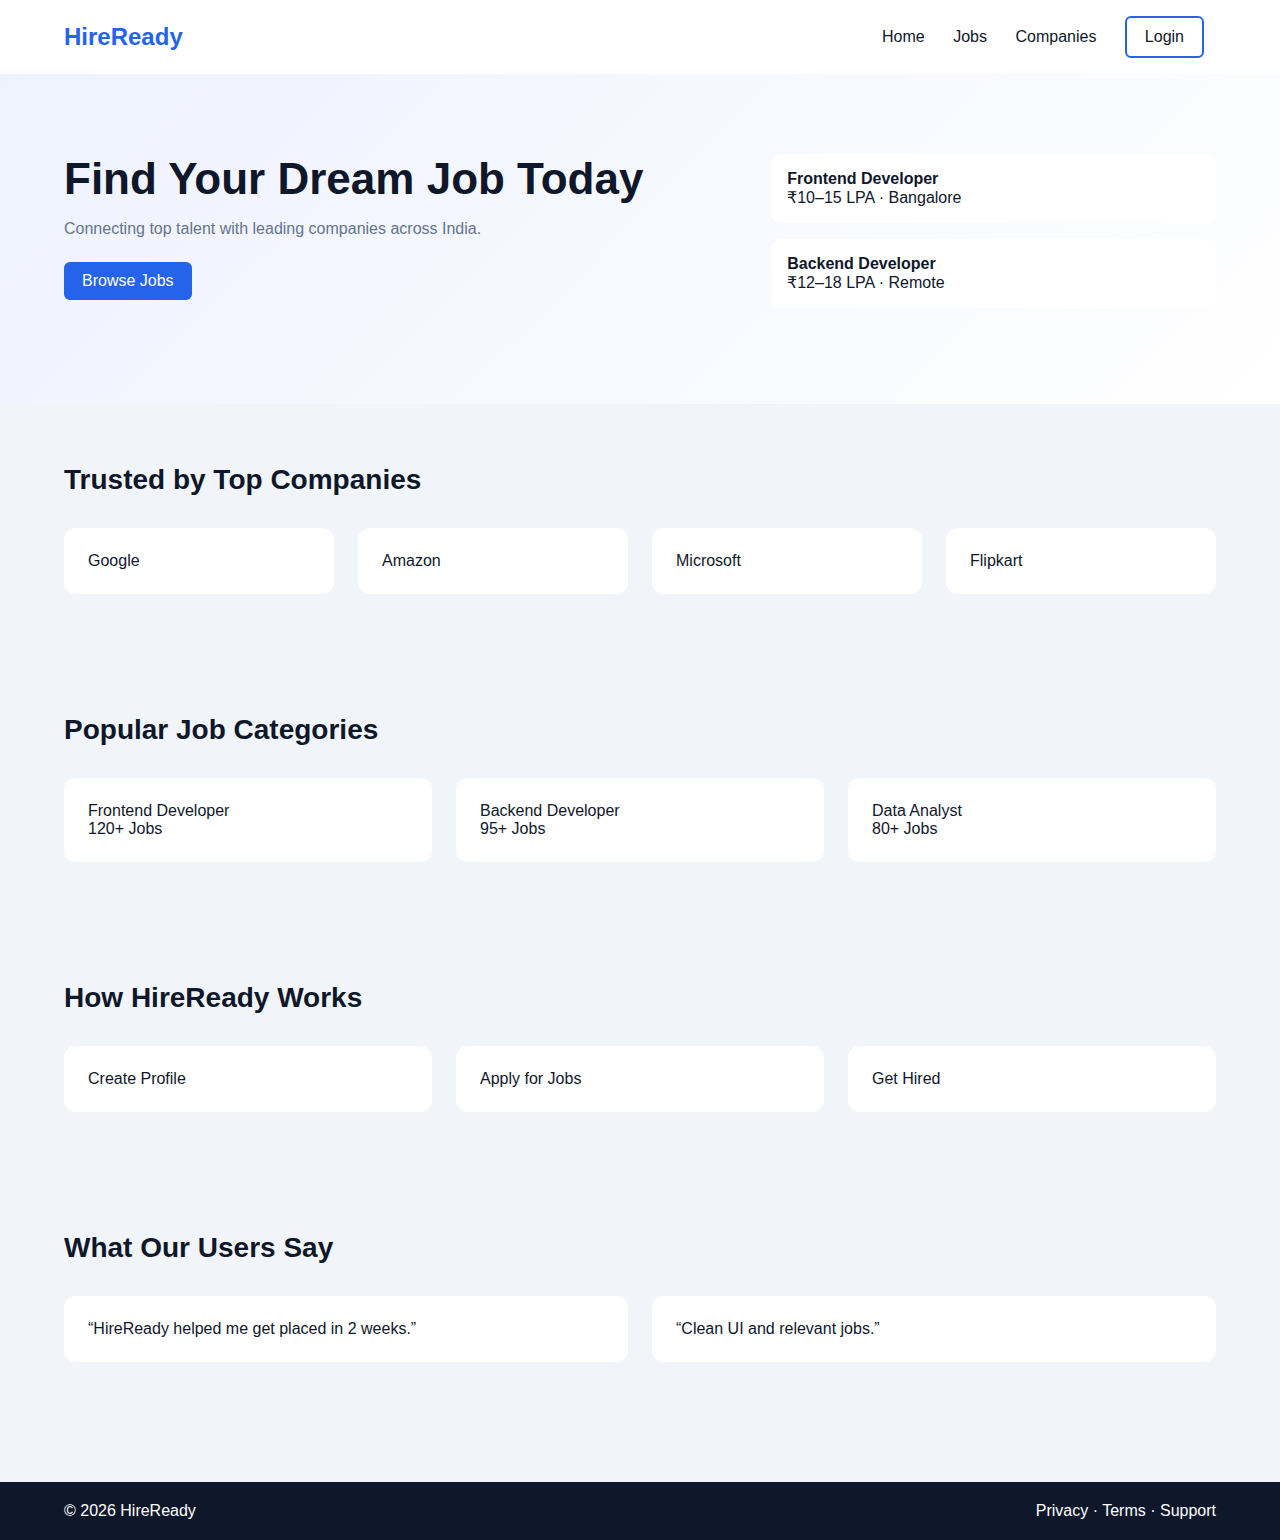
<file: HireReady/index.html>
<!DOCTYPE html>
<html>
<head>
  <title>HireReady</title>
  <link rel="stylesheet" href="css/style.css">
</head>
<body>

<nav class="navbar">
  <div class="container nav-flex">
    <div class="logo">HireReady</div>
    <div class="nav-links">
      <a href="index.html">Home</a>
      <a href="jobs.html">Jobs</a>
      <a href="company.html">Companies</a>
      <a href="auth.html" class="btn btn-outline">Login</a>
    </div>
  </div>
</nav>

<section class="hero">
  <div class="container hero-grid">
    <div>
      <h1>Find Your Dream Job Today</h1>
      <p>Connecting top talent with leading companies across India.</p>
      <a href="jobs.html" class="btn btn-primary">Browse Jobs</a>
    </div>
    <div>
      <div class="hero-card">
        <strong>Frontend Developer</strong><br>
        ₹10–15 LPA · Bangalore
      </div>
      <div class="hero-card">
        <strong>Backend Developer</strong><br>
        ₹12–18 LPA · Remote
      </div>
    </div>
  </div>
</section>

<section class="section">
  <div class="container">
    <h2 class="section-title">Trusted by Top Companies</h2>
    <div class="grid">
      <div class="card">Google</div>
      <div class="card">Amazon</div>
      <div class="card">Microsoft</div>
      <div class="card">Flipkart</div>
    </div>
  </div>
</section>

<section class="section">
  <div class="container">
    <h2 class="section-title">Popular Job Categories</h2>
    <div class="grid">
      <div class="card">Frontend Developer<br>120+ Jobs</div>
      <div class="card">Backend Developer<br>95+ Jobs</div>
      <div class="card">Data Analyst<br>80+ Jobs</div>
    </div>
  </div>
</section>

<section class="section">
  <div class="container">
    <h2 class="section-title">How HireReady Works</h2>
    <div class="grid">
      <div class="card">Create Profile</div>
      <div class="card">Apply for Jobs</div>
      <div class="card">Get Hired</div>
    </div>
  </div>
</section>

<section class="section">
  <div class="container">
    <h2 class="section-title">What Our Users Say</h2>
    <div class="grid">
      <div class="card">“HireReady helped me get placed in 2 weeks.”</div>
      <div class="card">“Clean UI and relevant jobs.”</div>
    </div>
  </div>
</section>

<footer class="footer">
  <div class="container footer-flex">
    <p>© 2026 HireReady</p>
    <p>Privacy · Terms · Support</p>
  </div>
</footer>

</body>
</html>
</file>
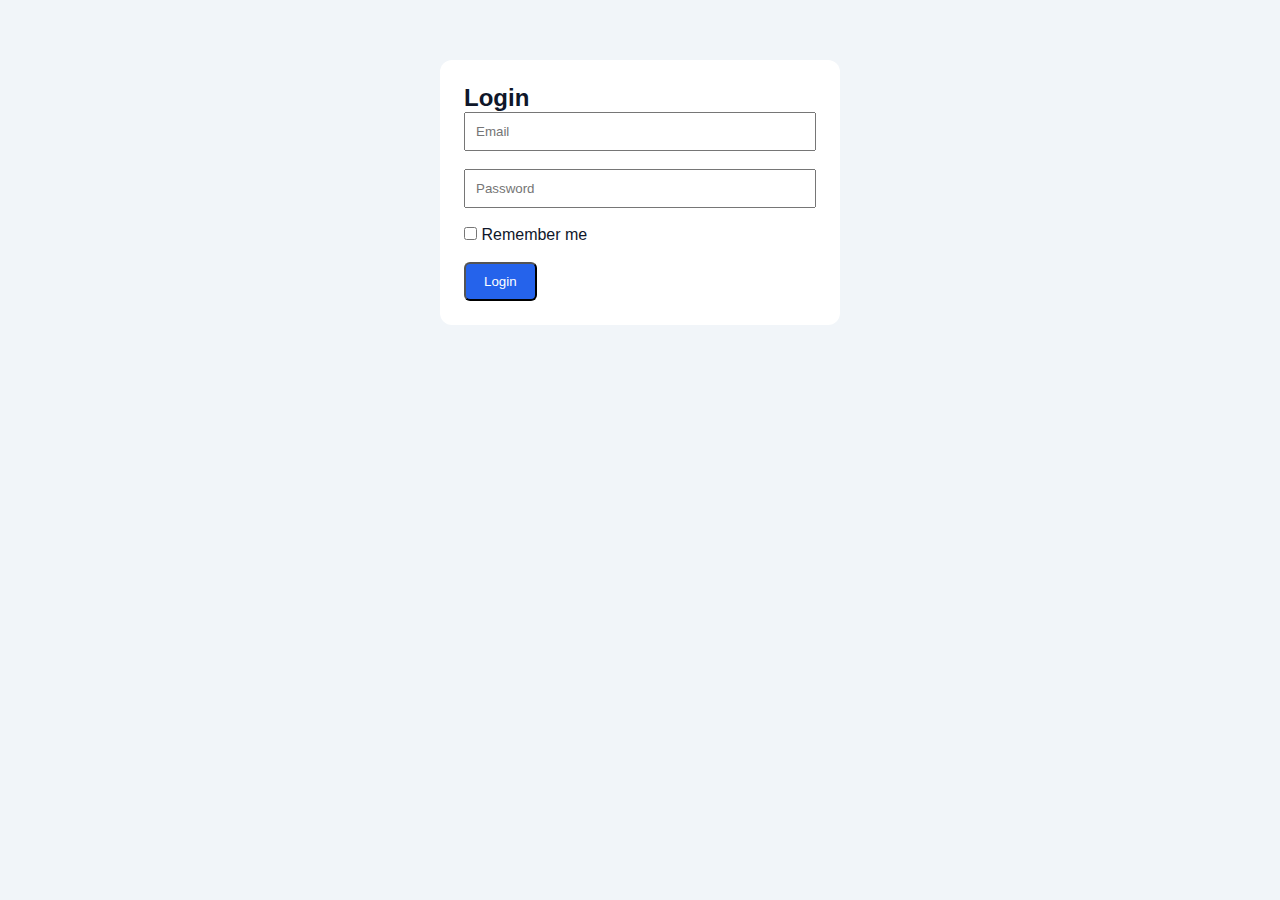
<file: HireReady/auth.html>
<!DOCTYPE html>
<html>
<head>
  <title>Login | HireReady</title>
  <link rel="stylesheet" href="css/style.css">
</head>
<body>

<section class="section">
  <div class="container card" style="max-width:400px;">
    <h2>Login</h2>
    <input type="email" placeholder="Email" style="width:100%;padding:10px;"><br><br>
    <input type="password" placeholder="Password" style="width:100%;padding:10px;"><br><br>
    <label><input type="checkbox"> Remember me</label><br><br>
    <button class="btn btn-primary">Login</button>
  </div>
</section>

</body>
</html>
</file>
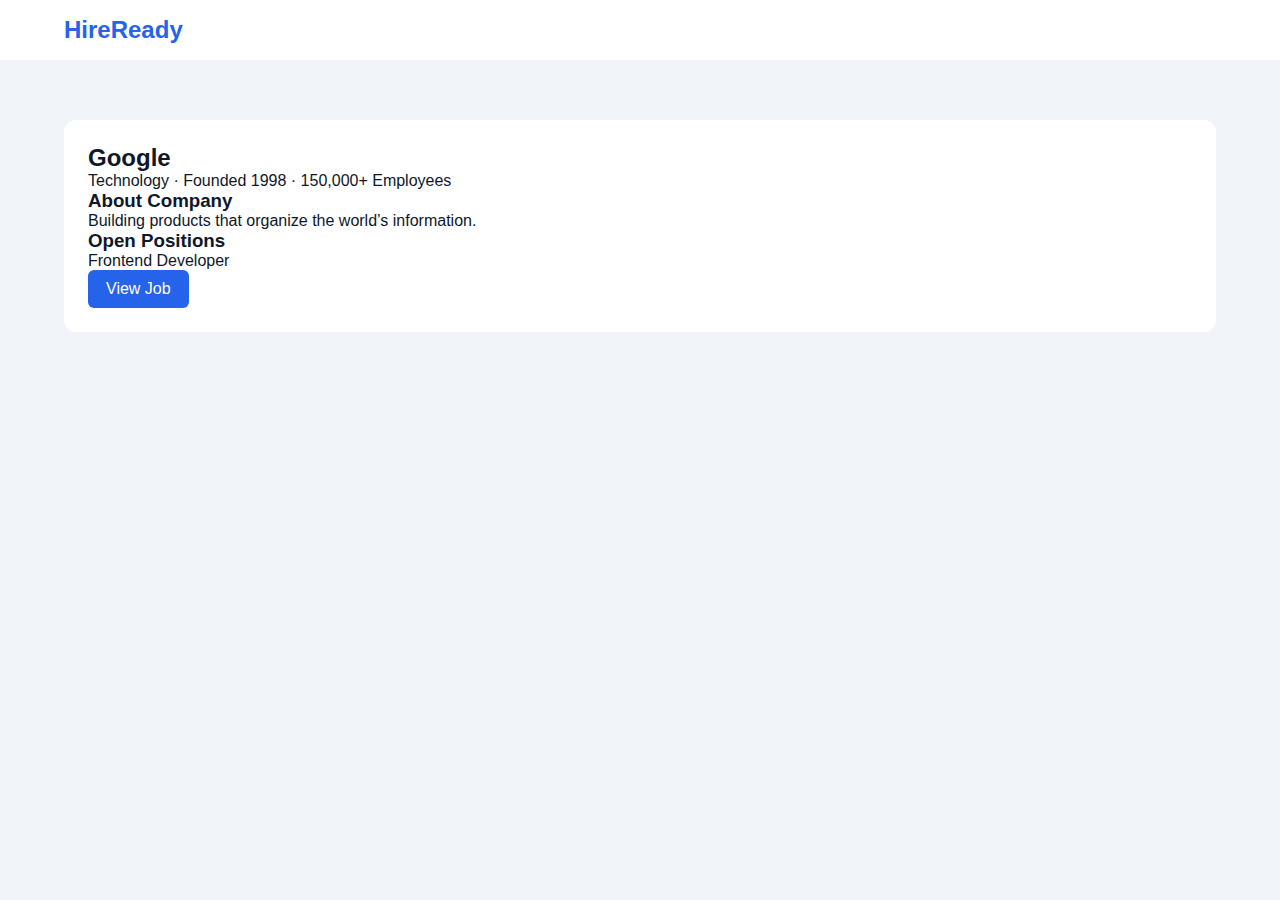
<file: HireReady/company.html>
<!DOCTYPE html>
<html>
<head>
  <title>Company | HireReady</title>
  <link rel="stylesheet" href="css/style.css">
</head>
<body>

<nav class="navbar">
  <div class="container nav-flex">
    <div class="logo">HireReady</div>
  </div>
</nav>

<section class="section">
  <div class="container card">
    <h2>Google</h2>
    <p>Technology · Founded 1998 · 150,000+ Employees</p>

    <h3>About Company</h3>
    <p>Building products that organize the world’s information.</p>

    <h3>Open Positions</h3>
    <p>Frontend Developer</p>
    <a href="job-detail.html" class="btn btn-primary">View Job</a>
  </div>
</section>

</body>
</html>
</file>
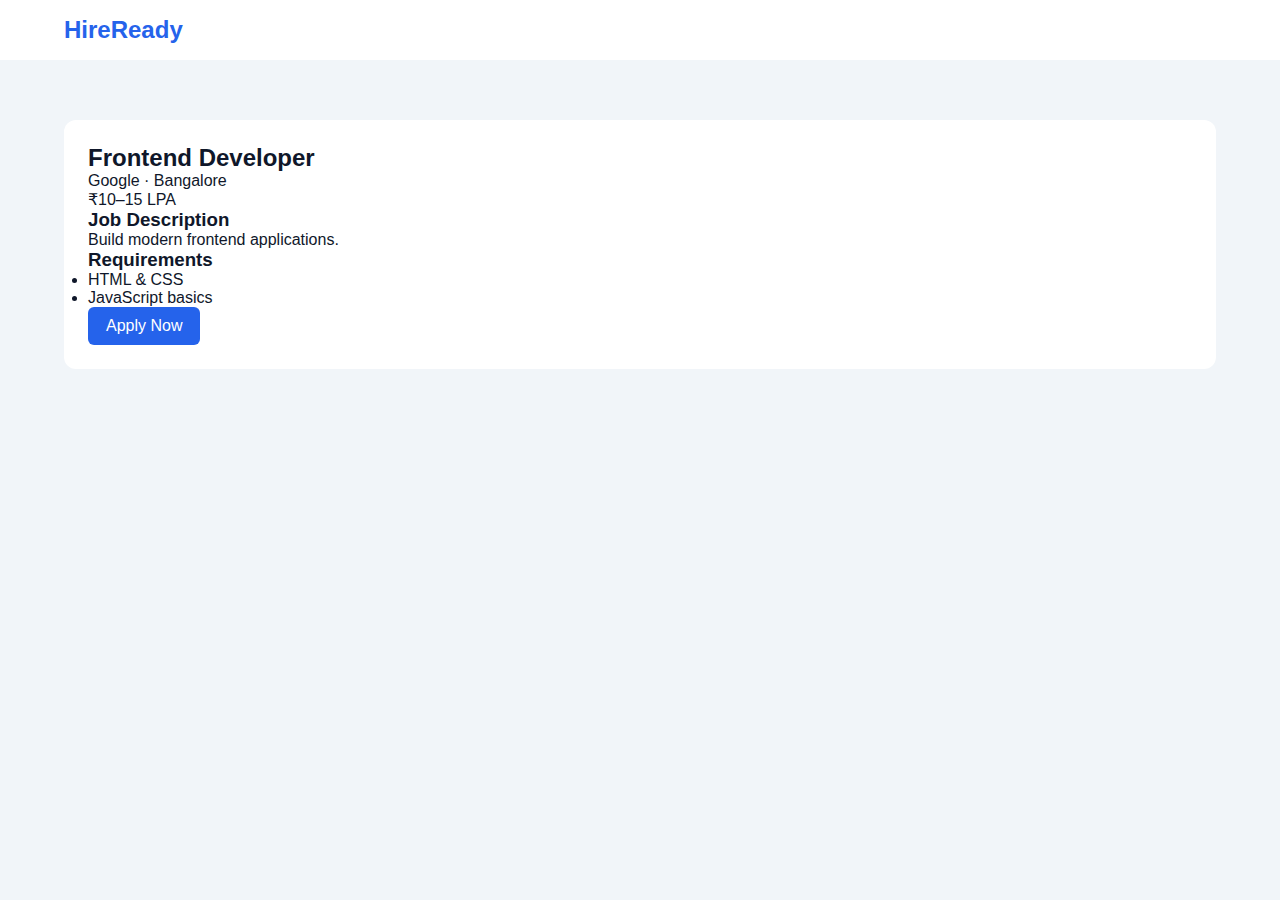
<file: HireReady/job-detail.html>
<!DOCTYPE html>
<html>
<head>
  <title>Job Detail | HireReady</title>
  <link rel="stylesheet" href="css/style.css">
</head>
<body>

<nav class="navbar">
  <div class="container nav-flex">
    <div class="logo">HireReady</div>
  </div>
</nav>

<section class="section">
  <div class="container card">
    <h2>Frontend Developer</h2>
    <p>Google · Bangalore</p>
    <p>₹10–15 LPA</p>

    <h3>Job Description</h3>
    <p>Build modern frontend applications.</p>

    <h3>Requirements</h3>
    <ul>
      <li>HTML & CSS</li>
      <li>JavaScript basics</li>
    </ul>

    <a href="auth.html" class="btn btn-primary">Apply Now</a>
  </div>
</section>

</body>
</html>
</file>
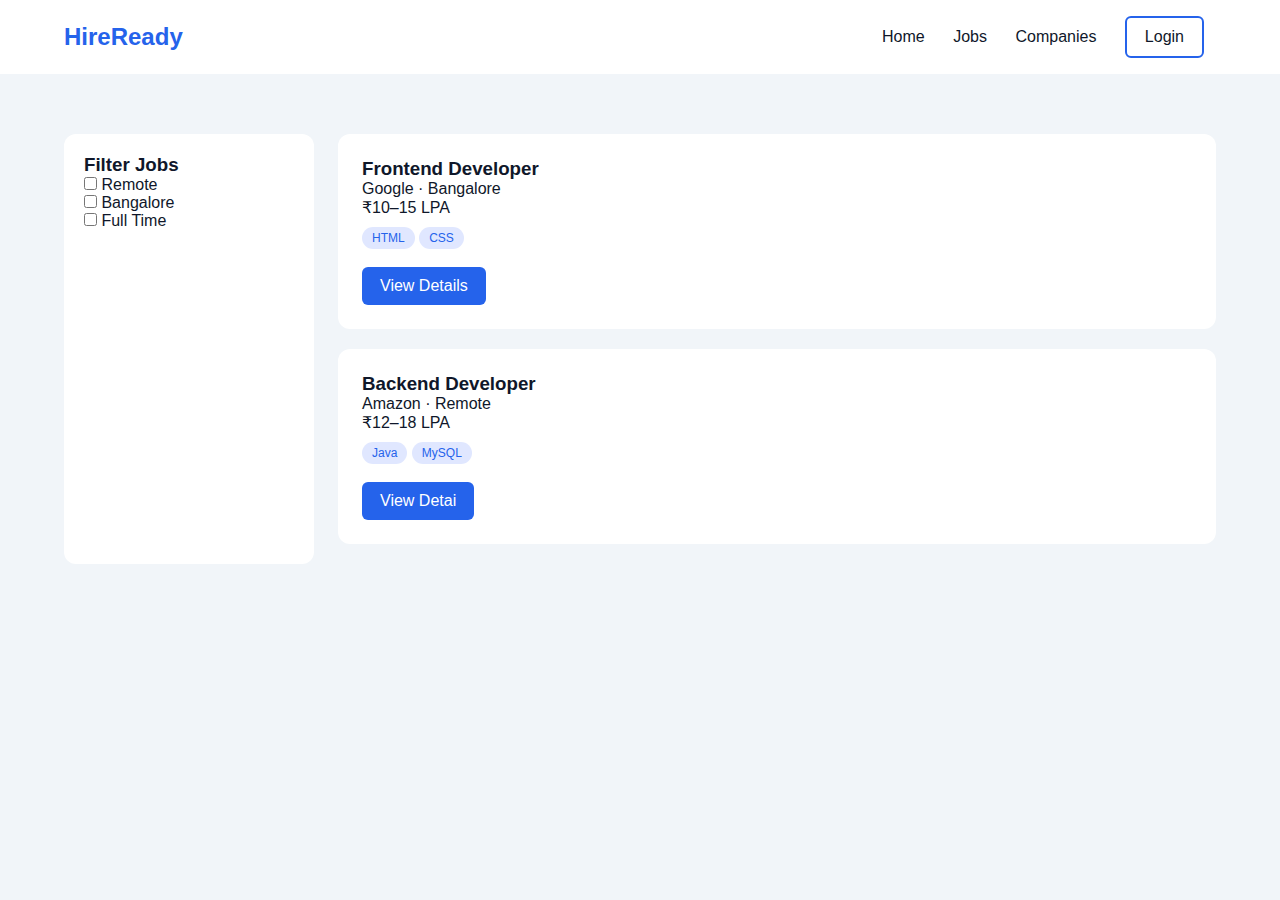
<file: HireReady/jobs.html>
<!DOCTYPE html>
<html>
<head>
  <title>Jobs | HireReady</title>
  <link rel="stylesheet" href="css/style.css">
</head>
<body>

<nav class="navbar">
  <div class="container nav-flex">
    <div class="logo">HireReady</div>
    <div class="nav-links">
      <a href="index.html">Home</a>
      <a href="jobs.html">Jobs</a>
      <a href="company.html">Companies</a>
      <a href="auth.html" class="btn btn-outline">Login</a>
    </div>
  </div>
</nav>

<section class="section">
  <div class="container jobs-layout">
    <aside class="filter">
      <h3>Filter Jobs</h3>
      <p><input type="checkbox"> Remote</p>
      <p><input type="checkbox"> Bangalore</p>
      <p><input type="checkbox"> Full Time</p>
    </aside>

    <div>
      <div class="job-card">
        <h3>Frontend Developer</h3>
        <p>Google · Bangalore</p>
        <p>₹10–15 LPA</p>
        <span class="badge">HTML</span>
        <span class="badge">CSS</span>
        <br><br>
        <a href="job-detail.html" class="btn btn-primary">View Details</a>
      </div>

      <div class="job-card">
        <h3>Backend Developer</h3>
        <p>Amazon · Remote</p>
        <p>₹12–18 LPA</p>
        <span class="badge">Java</span>
        <span class="badge">MySQL</span>
        <br><br>
        <a href="job-detail.html" class="btn btn-primary">View Detai
</file>
<file: HireReady/css/style.css>
:root {
  --primary: #2563eb;
  --dark: #0f172a;
  --light: #f1f5f9;
  --white: #ffffff;
  --gray: #64748b;
}

* {
  margin: 0;
  padding: 0;
  box-sizing: border-box;
  font-family: Arial, sans-serif;
}

body {
  background: var(--light);
  color: var(--dark);
}

.container {
  width: 90%;
  max-width: 1200px;
  margin: auto;
}

/* NAVBAR */
.navbar {
  background: var(--white);
  padding: 16px 0;
}

.nav-flex {
  display: flex;
  justify-content: space-between;
  align-items: center;
}

.logo {
  color: var(--primary);
  font-size: 24px;
  font-weight: bold;
}

.nav-links a {
  margin: 0 12px;
  text-decoration: none;
  color: var(--dark);
}

.btn {
  padding: 10px 18px;
  border-radius: 6px;
  text-decoration: none;
  display: inline-block;
}

.btn-primary {
  background: var(--primary);
  color: var(--white);
}

.btn-outline {
  border: 2px solid var(--primary);
  color: var(--primary);
}

/* HERO */
.hero {
  background: linear-gradient(135deg, #eef2ff, #ffffff);
  padding: 80px 0;
}

.hero-grid {
  display: grid;
  grid-template-columns: 1.5fr 1fr;
  gap: 40px;
}

.hero h1 {
  font-size: 44px;
  margin-bottom: 16px;
}

.hero p {
  color: var(--gray);
  margin-bottom: 24px;
}

.hero-card {
  background: var(--white);
  padding: 16px;
  border-radius: 10px;
  margin-bottom: 16px;
}

/* SECTION */
.section {
  padding: 60px 0;
}

.section-title {
  font-size: 28px;
  margin-bottom: 32px;
}

/* CARDS */
.grid {
  display: grid;
  grid-template-columns: repeat(auto-fit, minmax(250px, 1fr));
  gap: 24px;
}

.card {
  background: var(--white);
  padding: 24px;
  border-radius: 12px;
}

.badge {
  display: inline-block;
  background: #e0e7ff;
  color: var(--primary);
  padding: 4px 10px;
  border-radius: 20px;
  font-size: 12px;
  margin-top: 10px;
}

/* JOBS PAGE */
.jobs-layout {
  display: grid;
  grid-template-columns: 250px 1fr;
  gap: 24px;
}

.filter {
  background: var(--white);
  padding: 20px;
  border-radius: 12px;
}

.job-card {
  background: var(--white);
  padding: 24px;
  border-radius: 12px;
  margin-bottom: 20px;
}

/* FOOTER */
.footer {
  background: var(--dark);
  color: var(--white);
  padding: 20px 0;
  margin-top: 60px;
}

.footer-flex {
  display: flex;
  justify-content: space-between;
  align-items: center;
}

/* RESPONSIVE */
@media (max-width: 768px) {
  .hero-grid,
  .jobs-layout {
    grid-template-columns: 1fr;
  }
}
</file>
